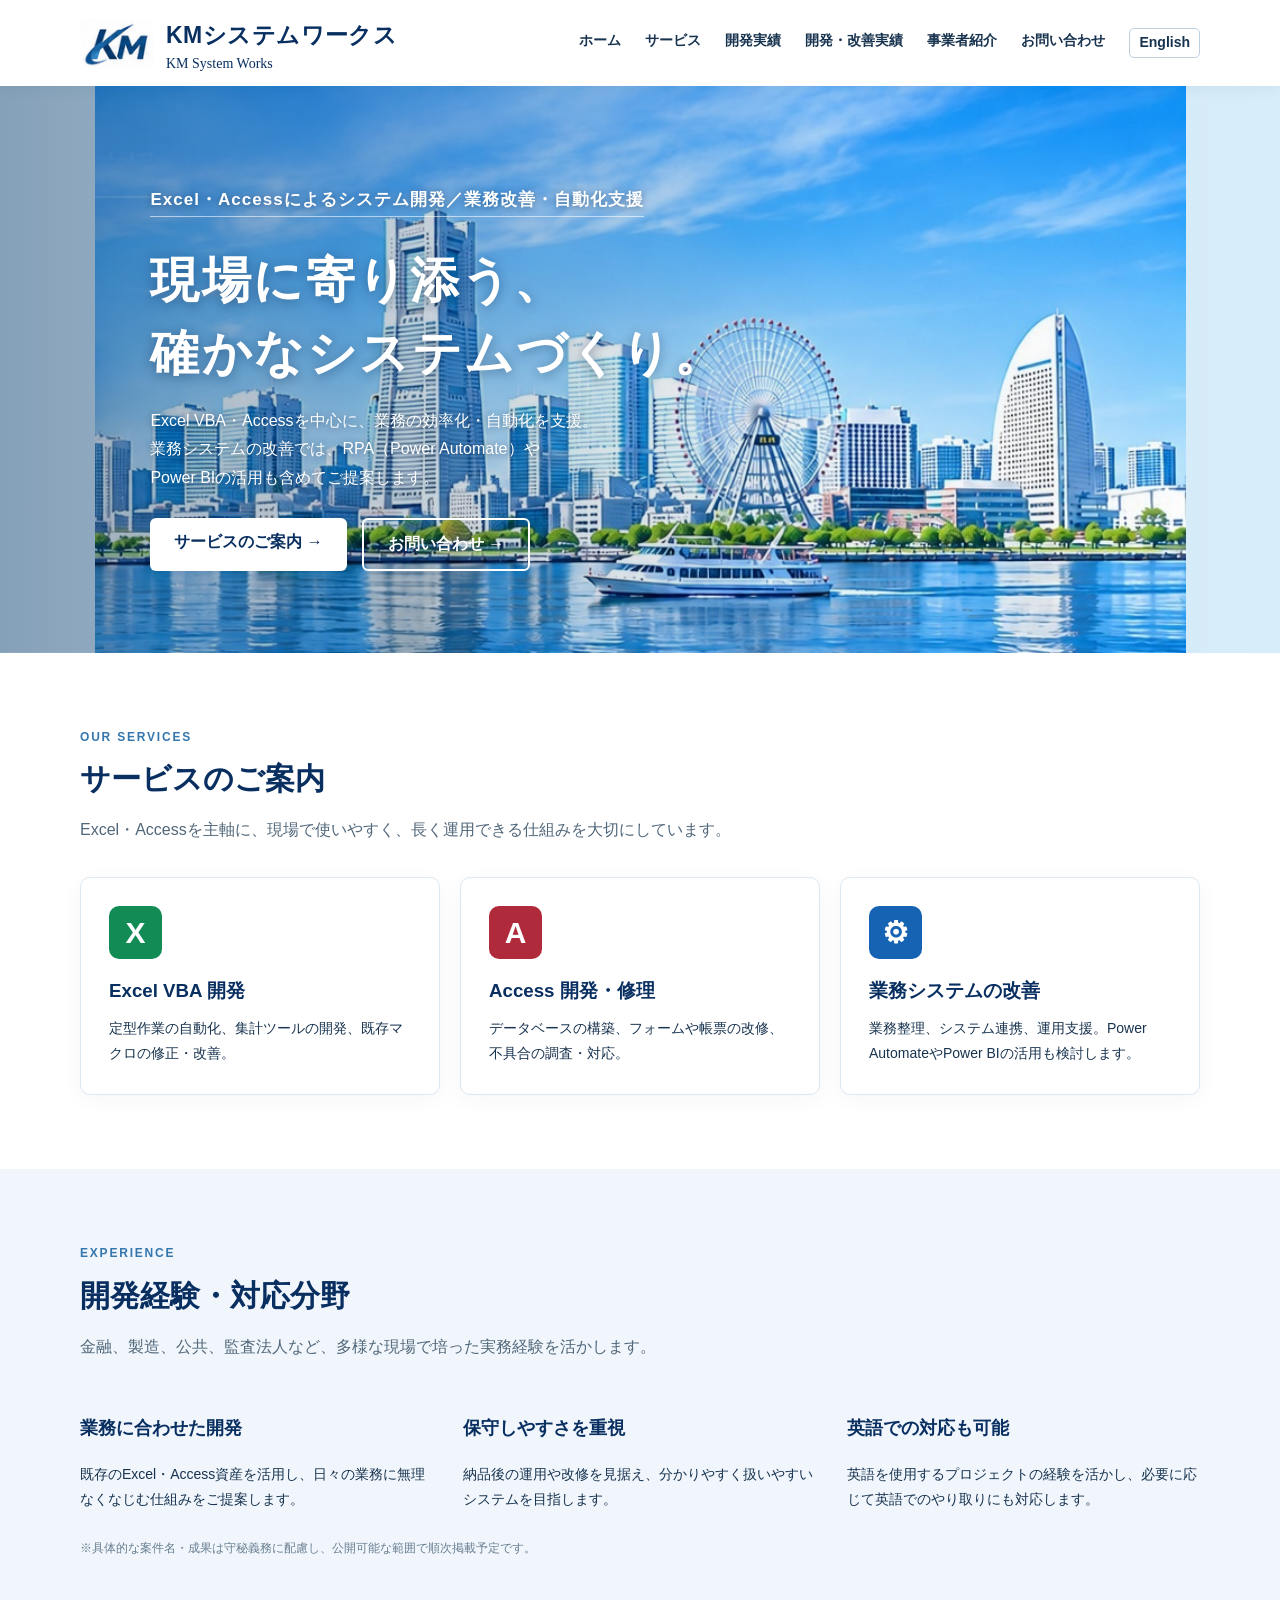
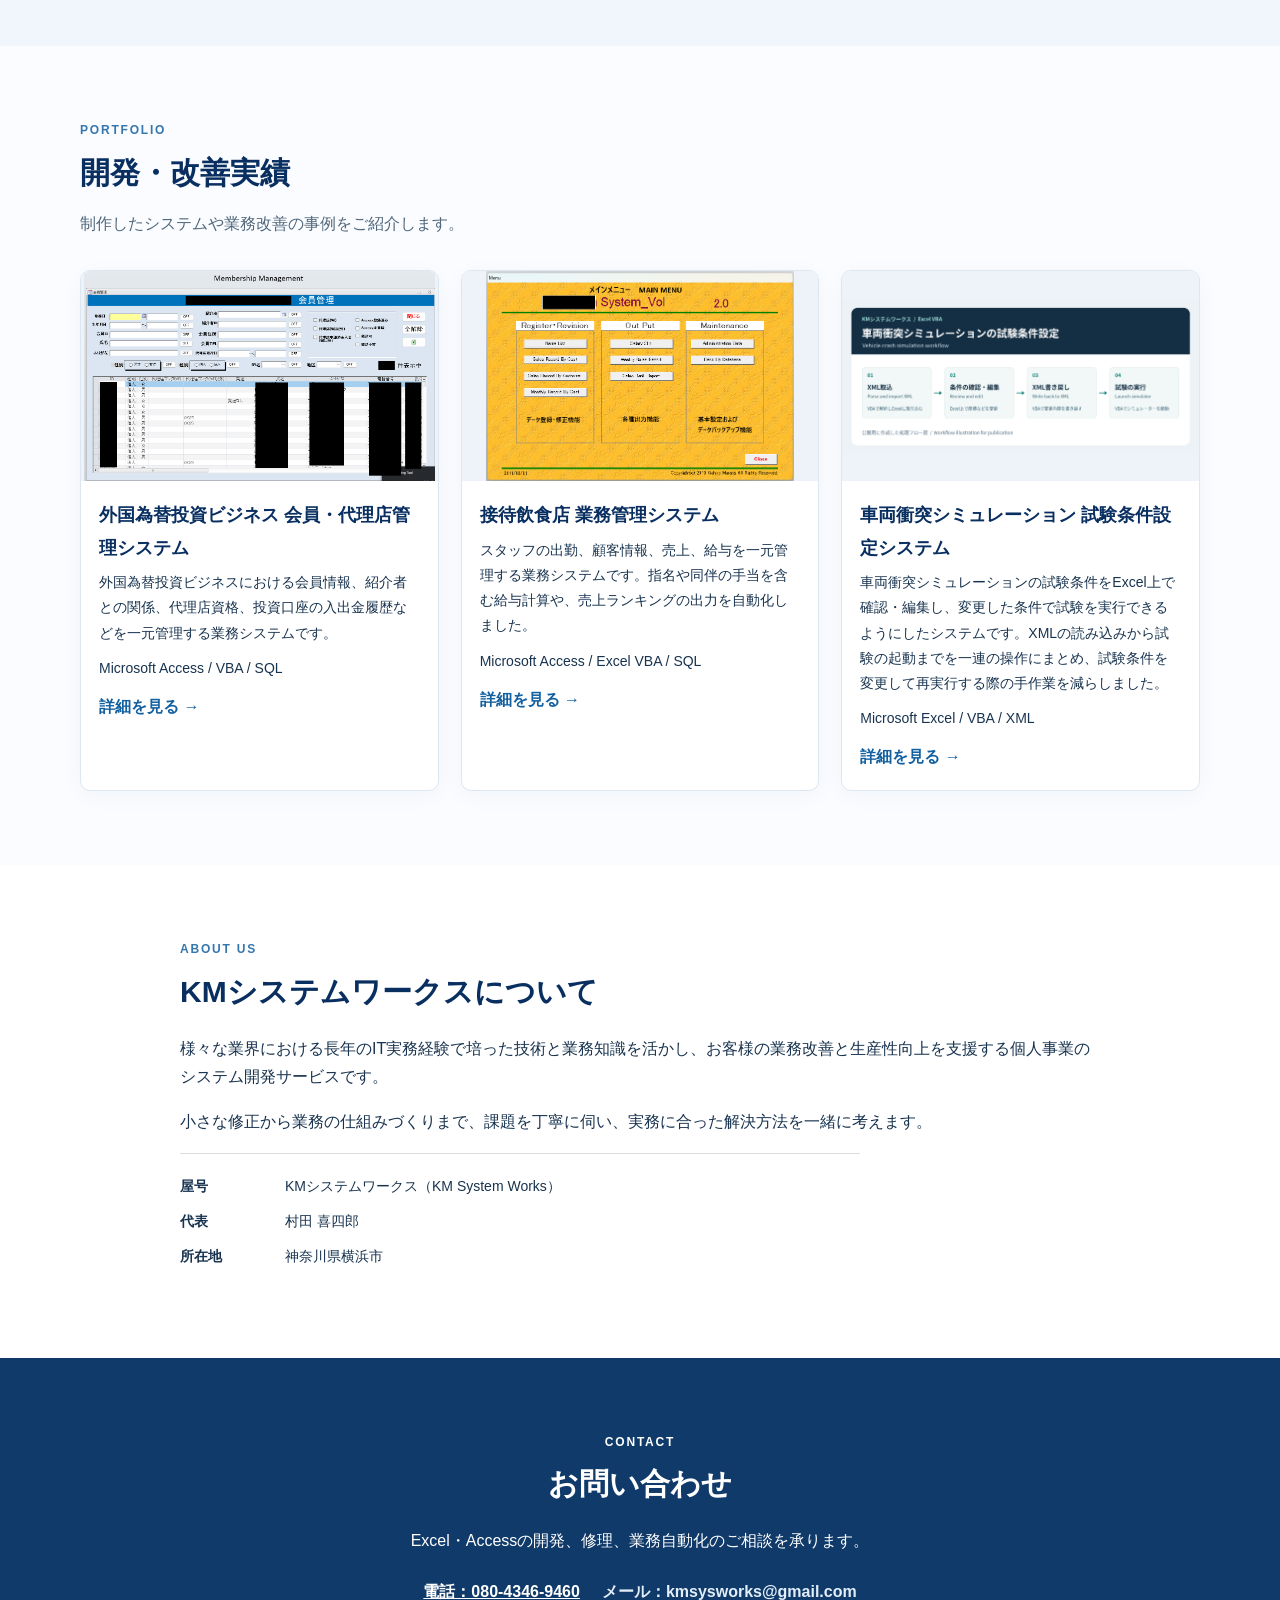
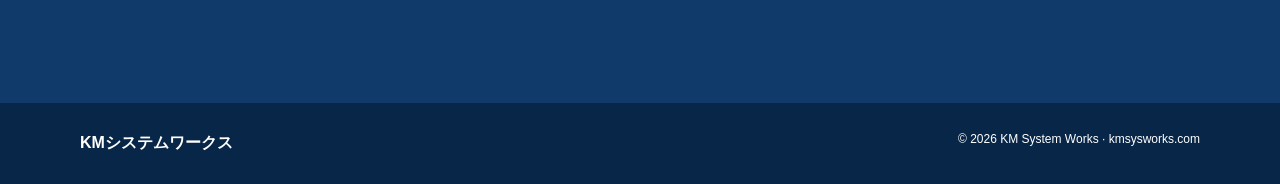
<file: index.html>
<!DOCTYPE html>

<html lang="ja"><head><meta charset="utf-8"/><meta content="width=device-width, initial-scale=1" name="viewport"/><meta content="KMシステムワークスはExcel VBA・Access開発、業務自動化、既存システムの改修を支援します。" name="description"/><title>KMシステムワークス | Excel・Accessシステム開発／業務自動化支援</title><link href="styles.css" rel="stylesheet"/></head>
<body><header class="header"><div class="wrap header-inner"><a class="brand" href="#home"><img alt="KMロゴ" src="assets/km-logo.png"/><span><strong>KMシステムワークス</strong><small>KM System Works</small></span></a><button aria-expanded="false" aria-label="メニューを開く" class="menu">☰</button><nav id="nav"><a href="#home">ホーム</a><a href="#services">サービス</a><a href="#experience">開発実績</a><a href="#portfolio">開発・改善実績</a><a href="#about">事業者紹介</a><a href="#contact">お問い合わせ</a><a class="lang-switch" href="en/index.html" lang="en">English</a></nav></div></header>
<main><section class="hero" id="home"><div class="wrap hero-inner"><p class="eyebrow">Excel・Accessによるシステム開発／業務改善・自動化支援</p><h1>現場に寄り添う、<br/>確かなシステムづくり。</h1><p>Excel VBA・Accessを中心に、業務の効率化・自動化を支援。<br/>業務システムの改善では、RPA（Power Automate）や<br class="desktop"/>Power BIの活用も含めてご提案します。</p><div class="actions"><a class="btn light" href="#services">サービスのご案内 →</a><a class="btn outline" href="#contact">お問い合わせ →</a></div></div></section>
<section class="services section" id="services"><div class="wrap"><p class="kicker">OUR SERVICES</p><h2>サービスのご案内</h2><p class="intro">Excel・Accessを主軸に、現場で使いやすく、長く運用できる仕組みを大切にしています。</p><div class="cards"><article class="card"><div class="symbol green">X</div><h3>Excel VBA 開発</h3><p>定型作業の自動化、集計ツールの開発、既存マクロの修正・改善。</p></article><article class="card"><div class="symbol red">A</div><h3>Access 開発・修理</h3><p>データベースの構築、フォームや帳票の改修、不具合の調査・対応。</p></article><article class="card"><div class="symbol blue">⚙</div><h3>業務システムの改善</h3><p>業務整理、システム連携、運用支援。Power AutomateやPower BIの活用も検討します。</p></article></div></div></section>
<section class="section pale" id="experience"><div class="wrap"><p class="kicker">EXPERIENCE</p><h2>開発経験・対応分野</h2><p class="intro">金融、製造、公共、監査法人など、多様な現場で培った実務経験を活かします。</p><div class="experience-grid"><div><h3>業務に合わせた開発</h3><p>既存のExcel・Access資産を活用し、日々の業務に無理なくなじむ仕組みをご提案します。</p></div><div><h3>保守しやすさを重視</h3><p>納品後の運用や改修を見据え、分かりやすく扱いやすいシステムを目指します。</p></div><div><h3>英語での対応も可能</h3><p>英語を使用するプロジェクトの経験を活かし、必要に応じて英語でのやり取りにも対応します。</p></div></div><p class="note">※具体的な案件名・成果は守秘義務に配慮し、公開可能な範囲で順次掲載予定です。</p></div></section>
<section class="section portfolio-section" id="portfolio"><div class="wrap"><p class="kicker">PORTFOLIO</p><h2>開発・改善実績</h2><p class="intro">制作したシステムや業務改善の事例をご紹介します。</p><div aria-live="polite" class="portfolio-grid" id="portfolio-list"></div><p class="note" hidden="" id="portfolio-empty">現在、掲載準備中です。</p></div></section>
<section class="section" id="about"><div class="wrap about"><div><p class="kicker">ABOUT US</p><h2>KMシステムワークスについて</h2><p>様々な業界における長年のIT実務経験で培った技術と業務知識を活かし、お客様の業務改善と生産性向上を支援する個人事業のシステム開発サービスです。</p><p>小さな修正から業務の仕組みづくりまで、課題を丁寧に伺い、実務に合った解決方法を一緒に考えます。</p><dl><dt>屋号</dt><dd>KMシステムワークス（KM System Works）</dd><dt>代表</dt><dd>村田 喜四郎</dd><dt>所在地</dt><dd>神奈川県横浜市</dd></dl></div></div></section>
<section class="contact section" id="contact"><div class="wrap"><p class="kicker">CONTACT</p><h2>お問い合わせ</h2><p>Excel・Accessの開発、修理、業務自動化のご相談を承ります。</p><div class="contact-links"><a href="tel:08043469460">電話：080-4346-9460</a><span>メール：kmsysworks@gmail.com</span></div></div></section></main><footer><div class="wrap"><strong>KMシステムワークス</strong><span>© <span id="year"></span> KM System Works · kmsysworks.com</span></div></footer><script src="portfolio-data.js"></script><script src="script.js"></script></body></html>
</file>
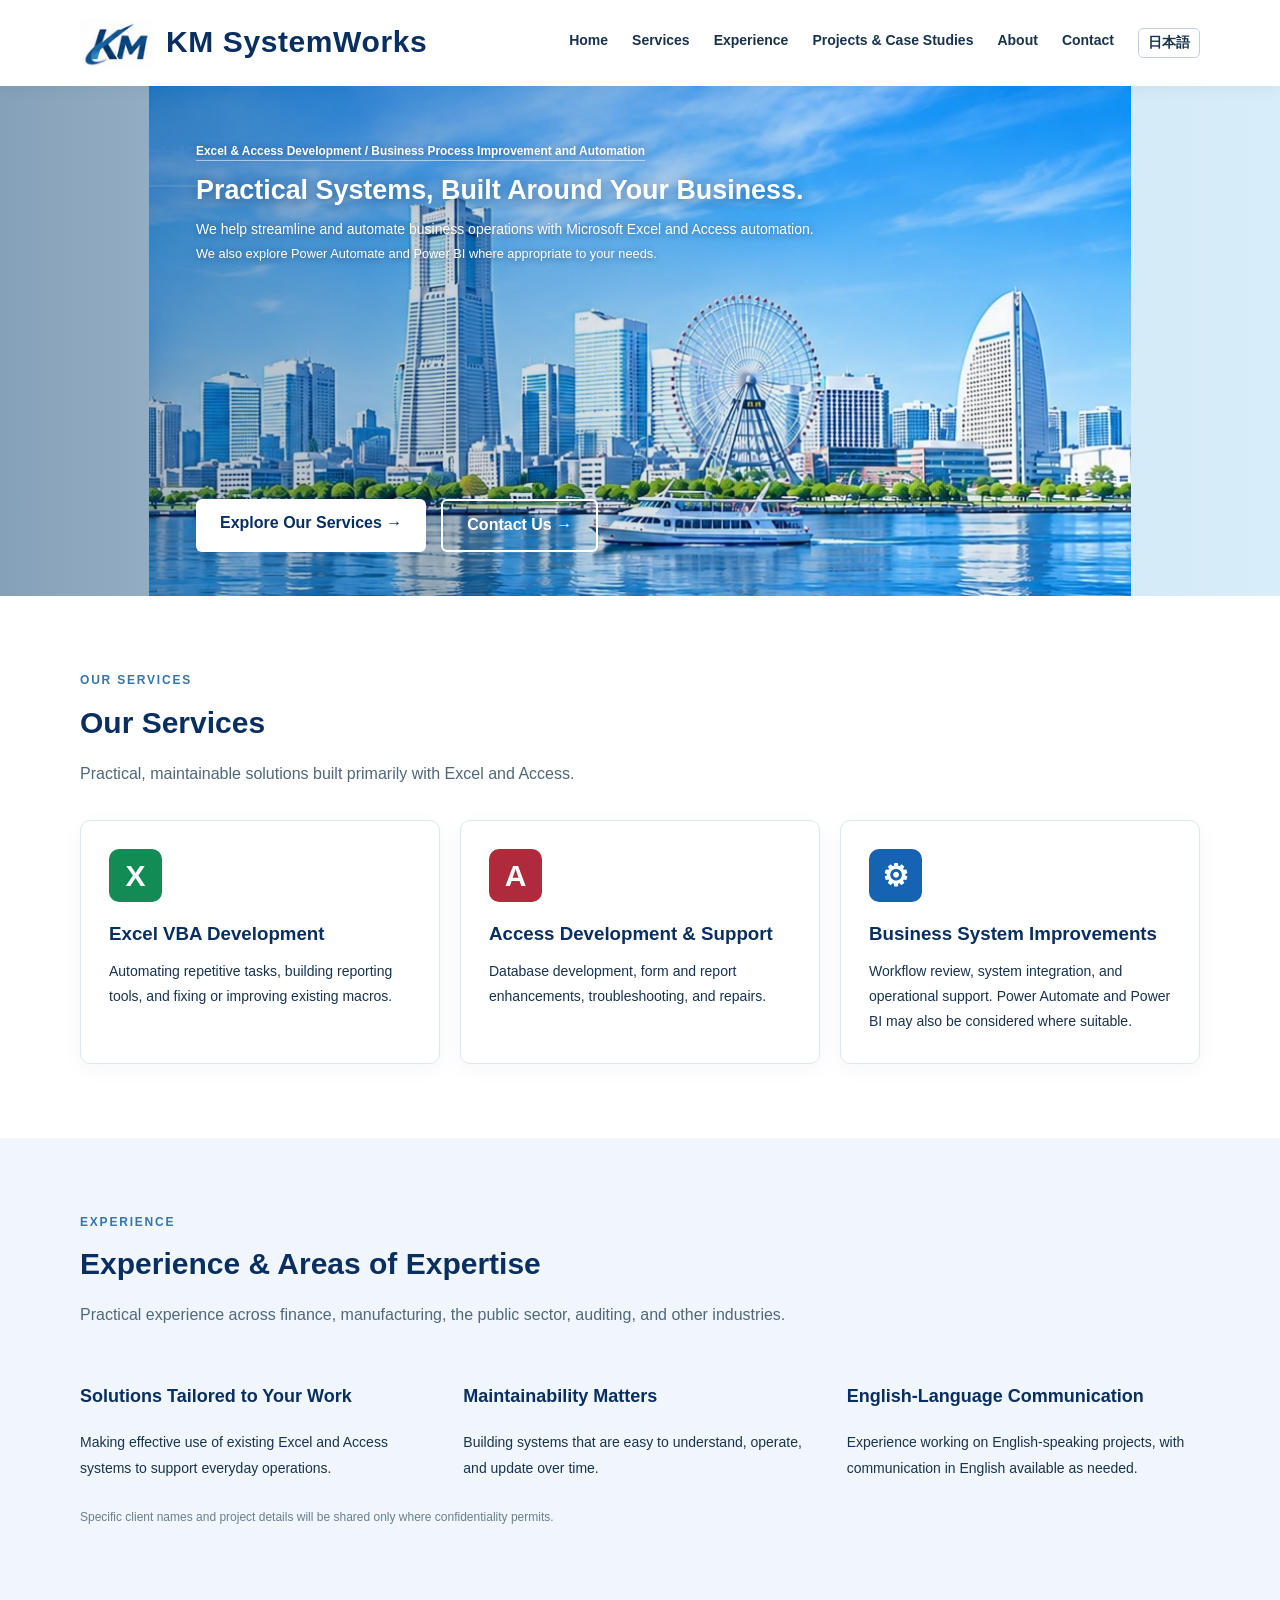
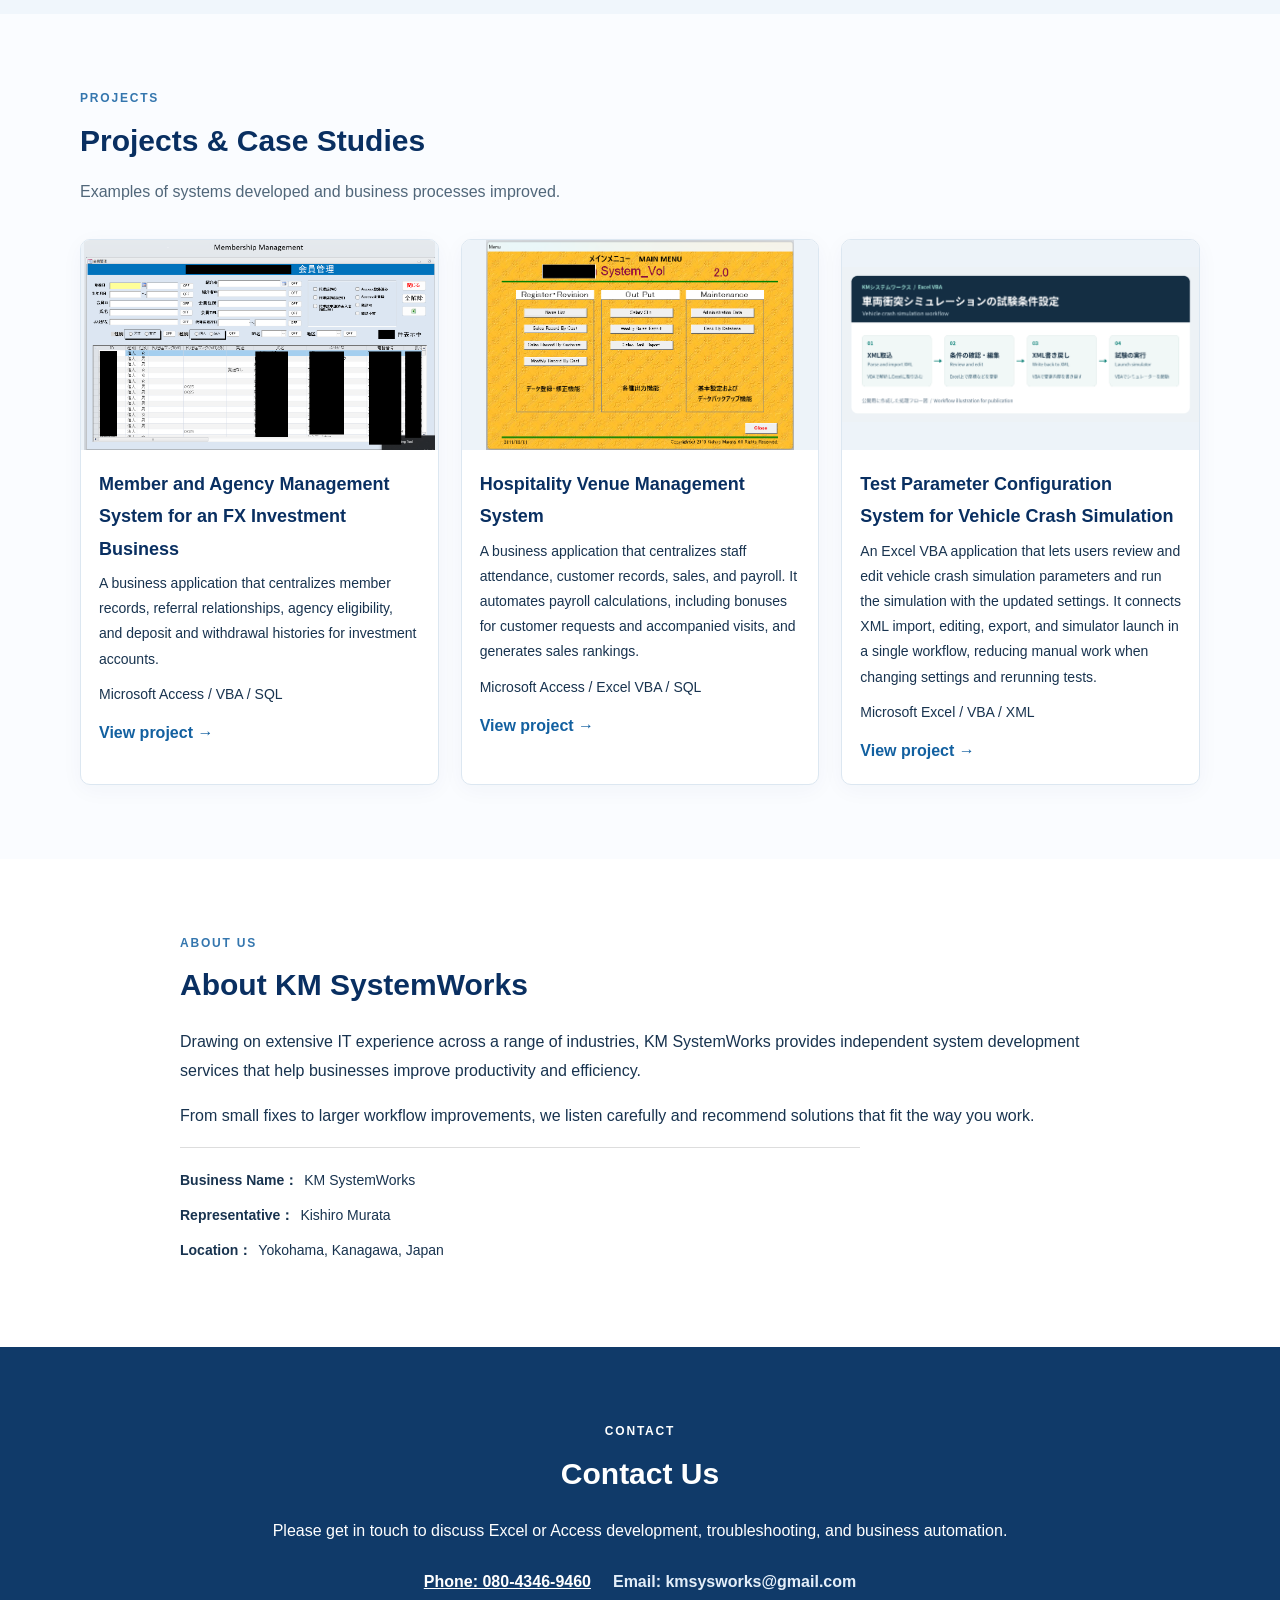
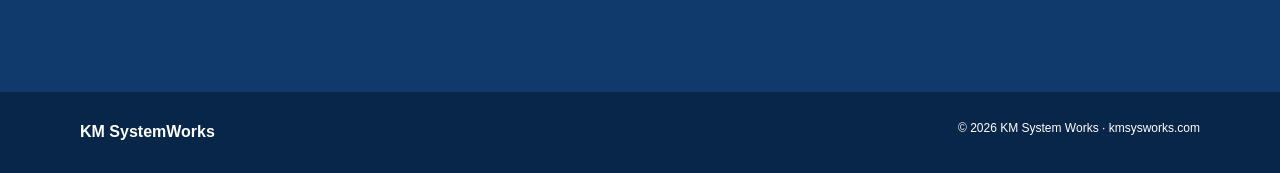
<file: en/index.html>
<!DOCTYPE html>

<html lang="en"><head><meta charset="utf-8"/><meta content="width=device-width, initial-scale=1" name="viewport"/><meta content="KM SystemWorks provides Excel VBA and Microsoft Access development, business process automation, and enhancements to existing systems." name="description"/><title>KM SystemWorks | Excel VBA &amp; Access Development</title><link href="../styles.css" rel="stylesheet"/></head>
<body><header class="header"><div class="wrap header-inner"><a class="brand" href="#home"><img alt="KMロゴ" src="../assets/km-logo.png"/><span><strong>KM SystemWorks</strong></span></a><button aria-expanded="false" aria-label="Open menu" class="menu">☰</button><nav id="nav"><a href="#home">Home</a><a href="#services">Services</a><a href="#experience">Experience</a><a href="#portfolio">Projects &amp; Case Studies</a><a href="#about">About</a><a href="#contact">Contact</a><a class="lang-switch" href="../index.html" lang="ja">日本語</a></nav></div></header>
<main><section class="hero" id="home"><div class="wrap hero-inner"><p class="eyebrow">Excel &amp; Access Development / Business Process Improvement and Automation</p><h1>Practical Systems, Built Around Your Business.</h1><p>We help streamline and automate business operations with Microsoft Excel and Access automation. <span class="hero-nowrap">We also explore Power Automate and Power BI where appropriate to your needs.</span></p><div class="actions"><a class="btn light" href="#services">Explore Our Services →</a><a class="btn outline" href="#contact">Contact Us →</a></div></div></section>
<section class="services section" id="services"><div class="wrap"><p class="kicker">OUR SERVICES</p><h2>Our Services</h2><p class="intro">Practical, maintainable solutions built primarily with Excel and Access.</p><div class="cards"><article class="card"><div class="symbol green">X</div><h3>Excel VBA Development</h3><p>Automating repetitive tasks, building reporting tools, and fixing or improving existing macros.</p></article><article class="card"><div class="symbol red">A</div><h3>Access Development &amp; Support</h3><p>Database development, form and report enhancements, troubleshooting, and repairs.</p></article><article class="card"><div class="symbol blue">⚙</div><h3>Business System Improvements</h3><p>Workflow review, system integration, and operational support. Power Automate and Power BI may also be considered where suitable.</p></article></div></div></section>
<section class="section pale" id="experience"><div class="wrap"><p class="kicker">EXPERIENCE</p><h2>Experience &amp; Areas of Expertise</h2><p class="intro">Practical experience across finance, manufacturing, the public sector, auditing, and other industries.</p><div class="experience-grid"><div><h3>Solutions Tailored to Your Work</h3><p>Making effective use of existing Excel and Access systems to support everyday operations.</p></div><div><h3>Maintainability Matters</h3><p>Building systems that are easy to understand, operate, and update over time.</p></div><div><h3>English-Language Communication</h3><p>Experience working on English-speaking projects, with communication in English available as needed.</p></div></div><p class="note">Specific client names and project details will be shared only where confidentiality permits.</p></div></section>
<section class="section portfolio-section" id="portfolio"><div class="wrap"><p class="kicker">PROJECTS</p><h2>Projects &amp; Case Studies</h2><p class="intro">Examples of systems developed and business processes improved.</p><div aria-live="polite" class="portfolio-grid" id="portfolio-list"></div><p class="note" hidden="" id="portfolio-empty">Project examples will be added soon.</p></div></section>
<section class="section" id="about"><div class="wrap about"><div><p class="kicker">ABOUT US</p><h2>About KM SystemWorks</h2><p>Drawing on extensive IT experience across a range of industries, KM SystemWorks provides independent system development services that help businesses improve productivity and efficiency.</p><p>From small fixes to larger workflow improvements, we listen carefully and recommend solutions that fit the way you work.</p><div class="en-business-details"><div class="en-business-row"><strong>Business Name：</strong><span>KM SystemWorks</span></div><div class="en-business-row"><strong>Representative：</strong><span>Kishiro Murata</span></div><div class="en-business-row"><strong>Location：</strong><span>Yokohama, Kanagawa, Japan</span></div></div></div></div></section>
<section class="contact section" id="contact"><div class="wrap"><p class="kicker">CONTACT</p><h2>Contact Us</h2><p>Please get in touch to discuss Excel or Access development, troubleshooting, and business automation.</p><div class="contact-links"><a href="tel:08043469460">Phone: 080-4346-9460</a><span>Email: kmsysworks@gmail.com</span></div></div></section></main><footer><div class="wrap"><strong>KM SystemWorks</strong><span>© <span id="year"></span> KM System Works · kmsysworks.com</span></div></footer><script src="../portfolio-data.js"></script><script src="../script.js"></script></body></html>
</file>
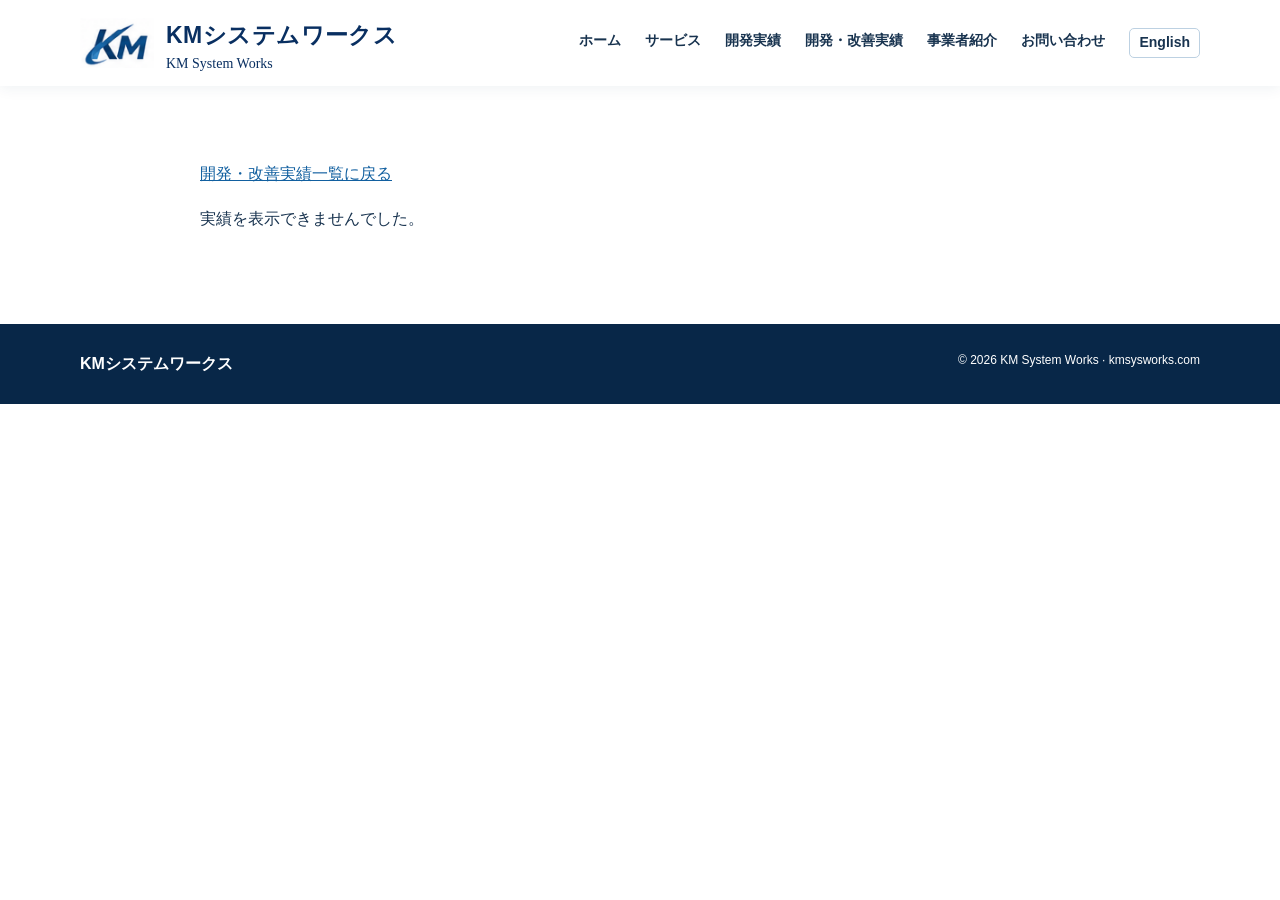
<file: project.html>
<!DOCTYPE html>

<html lang="ja"><head><meta charset="utf-8"/><meta content="width=device-width, initial-scale=1" name="viewport"/><meta content="KMシステムワークスはExcel VBA・Access開発、業務自動化、既存システムの改修を支援します。" name="description"/><title>開発・改善実績 | KMシステムワークス</title><link href="styles.css" rel="stylesheet"/></head>
<body><header class="header"><div class="wrap header-inner"><a class="brand" href="index.html#home"><img alt="KMロゴ" src="assets/km-logo.png"/><span><strong>KMシステムワークス</strong><small>KM System Works</small></span></a><button aria-expanded="false" aria-label="メニューを開く" class="menu">☰</button><nav id="nav"><a href="index.html#home">ホーム</a><a href="index.html#services">サービス</a><a href="index.html#experience">開発実績</a><a href="index.html#portfolio">開発・改善実績</a><a href="index.html#about">事業者紹介</a><a href="index.html#contact">お問い合わせ</a><a class="lang-switch" href="en/project.html" lang="en">English</a></nav></div></header>
<main class="section portfolio-detail">
  <div class="wrap">
    <a href="index.html#portfolio">開発・改善実績一覧に戻る</a>
    <article id="project-detail"><p>実績を表示できませんでした。</p></article>
  </div>
</main><footer><div class="wrap"><strong>KMシステムワークス</strong><span>© <span id="year"></span> KM System Works · kmsysworks.com</span></div></footer><script src="portfolio-data.js"></script><script src="script.js"></script></body></html>
</file>
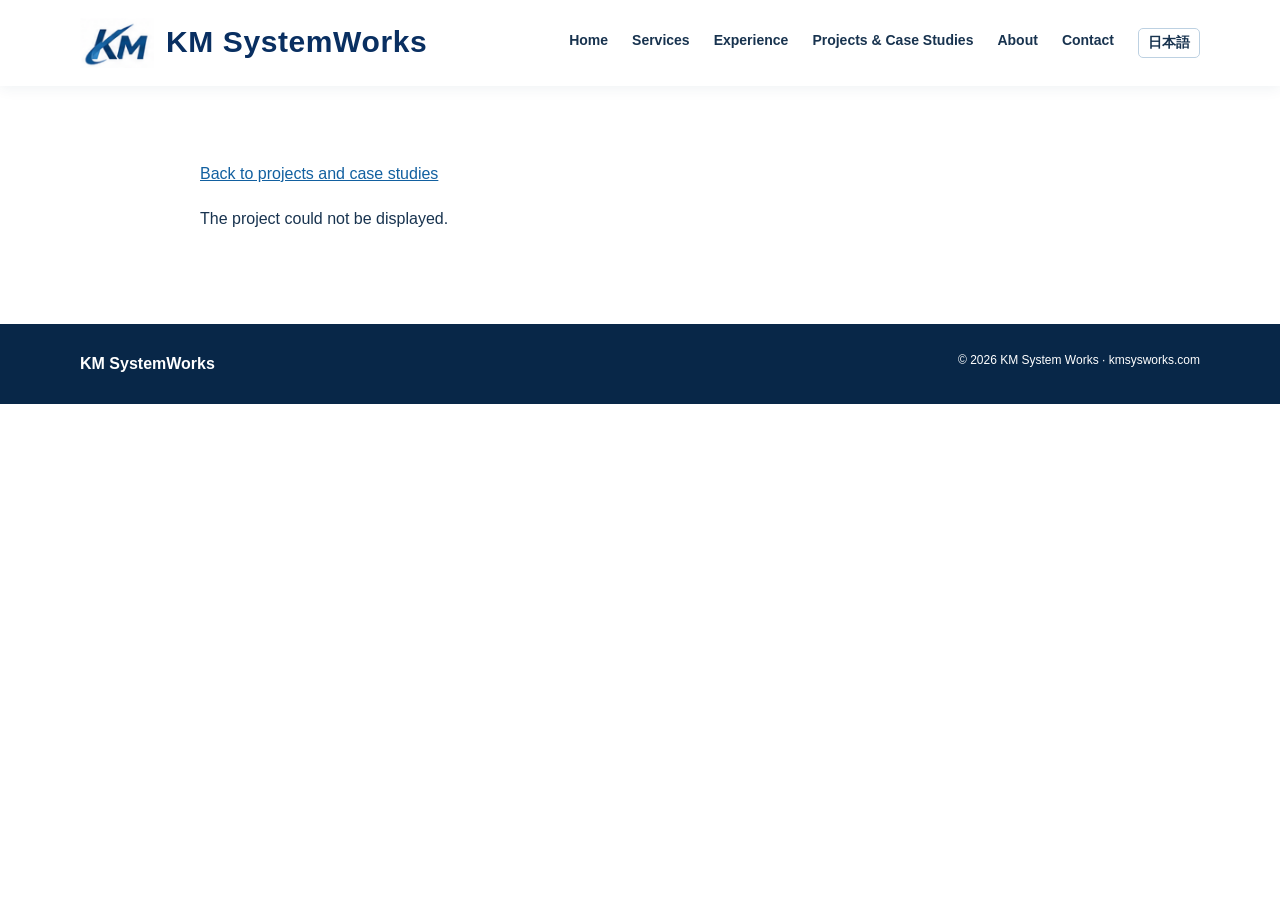
<file: en/project.html>
<!DOCTYPE html>

<html lang="en"><head><meta charset="utf-8"/><meta content="width=device-width, initial-scale=1" name="viewport"/><meta content="KM SystemWorks provides Excel VBA and Microsoft Access development, business process automation, and enhancements to existing systems." name="description"/><title>Projects &amp; Case Studies | KM SystemWorks</title><link href="../styles.css" rel="stylesheet"/></head>
<body><header class="header"><div class="wrap header-inner"><a class="brand" href="index.html#home"><img alt="KMロゴ" src="../assets/km-logo.png"/><span><strong>KM SystemWorks</strong></span></a><button aria-expanded="false" aria-label="Open menu" class="menu">☰</button><nav id="nav"><a href="index.html#home">Home</a><a href="index.html#services">Services</a><a href="index.html#experience">Experience</a><a href="index.html#portfolio">Projects &amp; Case Studies</a><a href="index.html#about">About</a><a href="index.html#contact">Contact</a><a class="lang-switch" href="../project.html" lang="ja">日本語</a></nav></div></header>
<main class="section portfolio-detail">
  <div class="wrap">
    <a href="index.html#portfolio">Back to projects and case studies</a>
    <article id="project-detail"><p>The project could not be displayed.</p></article>
  </div>
</main><footer><div class="wrap"><strong>KM SystemWorks</strong><span>© <span id="year"></span> KM System Works · kmsysworks.com</span></div></footer><script src="../portfolio-data.js"></script><script src="../script.js"></script></body></html>
</file>
<file: styles.css>
:root{--navy:#092f61;--blue:#1260a0;--ink:#18334f;--pale:#f0f6fc}*{box-sizing:border-box}html{scroll-behavior:smooth}body{margin:0;color:var(--ink);font-family:"Noto Sans JP","Yu Gothic",Meiryo,sans-serif;line-height:1.8}.wrap{width:min(1120px,92%);margin:auto}.header{background:#fff;position:sticky;top:0;z-index:10;box-shadow:0 2px 14px #14375812}.header-inner{display:flex;align-items:center;justify-content:space-between;min-height:86px}.brand{display:flex;align-items:center;gap:12px;text-decoration:none;color:var(--navy)}.brand img{width:74px;height:52px;object-fit:contain}.brand strong{font-size:23px;letter-spacing:.02em}.brand small{display:block;font-family:Georgia,serif;font-size:14px;line-height:1}nav{display:flex;gap:24px}nav a{color:var(--ink);font-size:14px;font-weight:bold;text-decoration:none}nav a:hover{color:#1977c3}.menu{display:none}.hero{background:linear-gradient(90deg,#063365 0%,#063365ee 27%,#06336566 55%,#06336505 100%),url('assets/yokohama-harbor.jpg') center right/cover no-repeat;min-height:510px;color:#fff}.hero-inner{padding:90px 0}.eyebrow{font-size:17px;letter-spacing:.06em;font-weight:bold;border-bottom:1px solid #ffffff90;display:inline-block}.hero h1{font-size:clamp(30px,4vw,49px);line-height:1.5;letter-spacing:.05em;margin:10px 0 15px}.hero p{max-width:620px}.actions{display:flex;gap:15px;flex-wrap:wrap;margin-top:25px}.btn{display:inline-block;text-decoration:none;padding:10px 24px;border-radius:6px;font-weight:bold}.btn.light{background:#fff;color:var(--navy)}.btn.outline{border:2px solid white;color:white}.section{padding:74px 0}.kicker{color:#3476ae;font-weight:bold;letter-spacing:.15em;font-size:12px;margin:0}h2{color:var(--navy);font-size:30px;margin:4px 0 10px}.intro{margin:0 0 32px;color:#51677a}.cards{display:grid;grid-template-columns:repeat(3,1fr);gap:20px}.card{border:1px solid #dce7f1;padding:28px;border-radius:10px;box-shadow:0 5px 22px #12385a0a}.card h3{color:var(--navy);margin:15px 0 8px}.card p{font-size:14px;margin:0}.symbol{width:53px;height:53px;border-radius:10px;display:grid;place-items:center;font-size:30px;color:white;font-weight:bold}.green{background:#128b55}.red{background:#af2b3c}.blue{background:#1763b3}.pale{background:var(--pale)}.experience-grid{display:grid;grid-template-columns:repeat(3,1fr);gap:30px}.experience-grid h3{color:var(--navy);font-size:18px}.experience-grid p{font-size:14px}.note{font-size:12px;color:#687e90}.about{display:grid;grid-template-columns:1.6fr 1fr;gap:60px;align-items:center}.about dl{display:grid;grid-template-columns:90px 1fr;gap:10px 15px;border-top:1px solid #ddd;padding-top:20px;font-size:14px}.about dt{font-weight:bold}.about dd{margin:0}.about-art{height:290px;background:linear-gradient(135deg,#eaf5ff,#8ab9de);display:grid;place-items:center;text-align:center;color:#164778;letter-spacing:.2em;border-radius:8px}.about-art b{font-size:75px;font-style:italic;letter-spacing:-.12em}.contact{text-align:center;background:#103a69;color:white}.contact h2,.contact .kicker{color:white}.contact-note{font-size:13px;color:#d2e4f5}footer{background:#082748;color:white;padding:26px 0}footer .wrap{display:flex;justify-content:space-between;gap:15px;flex-wrap:wrap}footer span{font-size:12px}@media(max-width:760px){.header-inner{min-height:68px}.brand img{width:50px;height:39px}.brand strong{font-size:17px}.brand small{font-size:11px}.menu{display:block;background:none;border:0;font-size:25px;color:var(--navy)}nav{display:none;position:absolute;top:68px;left:0;right:0;background:white;padding:18px 5%;box-shadow:0 9px 12px #0001;flex-direction:column;gap:10px}nav.open{display:flex}.hero{background:linear-gradient(90deg,#063365ed,#063365a0),url('assets/yokohama-harbor.jpg') center/cover no-repeat;min-height:450px}.hero-inner{padding:60px 0}.eyebrow{font-size:13px}.desktop{display:none}.cards,.experience-grid,.about{grid-template-columns:1fr}.section{padding:52px 0}.about{gap:25px}h2{font-size:25px}}

/* Release candidate refinements */
html{scroll-padding-top:95px}.hero{background-position:center center}.hero-inner{padding:82px 0}.hero h1{text-shadow:0 2px 12px #001b3e66}.hero p{text-shadow:0 1px 7px #001b3e77}.about{display:block;max-width:920px}.about dl{max-width:680px}.card{background:#fff}.card:focus-within{outline:2px solid #1260a0}.contact-note{color:#d9e9f7}@media(max-width:760px){html{scroll-padding-top:72px}.hero{background-position:56% center}.hero-inner{padding:56px 0}.hero h1{font-size:clamp(29px,7vw,39px)}.hero p{font-size:14px}.brand strong{font-size:16px}}

/* Approved Yokohama illustration, cropped from the accepted design (not a photograph). */
.hero{background-image:linear-gradient(90deg,#063365 0%,#063365f0 18%,#063365b0 40%,#06336520 77%,#06336500 100%),url('assets/minatomirai-illustration.jpg');background-position:center,right center;background-size:cover,cover;background-repeat:no-repeat}
.contact-links{display:flex;justify-content:center;gap:22px;flex-wrap:wrap;margin:22px auto;font-weight:700}.contact-links a{color:white}.contact-links span{color:#e3eef9}
@media(max-width:760px){.hero{background-image:linear-gradient(90deg,#063365f0,#063365a0),url('assets/minatomirai-illustration.jpg');background-position:center,right center}.contact-links{flex-direction:column;gap:8px}}

/* Ver.4: Show the entire approved illustration without cropping. */
.hero{background-image:linear-gradient(90deg,#063365f0 0%,#063365cc 30%,#06336555 70%,#06336522 100%),url('assets/minatomirai-illustration.jpg');background-color:#dbeaf6;background-size:100% 100%,contain;background-position:center,center;background-repeat:no-repeat}
.portfolio-grid{display:grid;grid-template-columns:repeat(auto-fit,minmax(min(100%,270px),1fr));gap:22px}.portfolio-card{border:1px solid #dce7f1;border-radius:10px;overflow:hidden;background:white;box-shadow:0 5px 22px #12385a0a}.portfolio-card img{display:block;width:100%;height:210px;object-fit:contain;background:#edf3f9}.portfolio-card-body{padding:18px}.portfolio-card h3{font-size:18px;color:var(--navy);margin:0 0 6px}.portfolio-card p{font-size:14px;margin:0;white-space:pre-wrap}.portfolio-section{background:#fafcff}
@media(max-width:760px){.hero{background-image:linear-gradient(180deg,#063365c9,#063365d9),url('assets/minatomirai-illustration.jpg');background-size:100% 100%,contain;background-position:center,center;background-repeat:no-repeat;background-color:#315a81}}

/* Ver.5: preserve the original illustration colors; subtle left-side shading only for text legibility. */
.hero {
  background-image: linear-gradient(90deg, rgba(8,45,85,.40) 0%, rgba(8,45,85,.22) 32%, rgba(8,45,85,.04) 65%, transparent 100%), url('assets/minatomirai-illustration.jpg');
  background-size: 100% 100%, contain;
  background-position: center, center;
  background-repeat: no-repeat;
  background-color: #d8edfa;
}
@media (max-width:760px) {
 .hero { background-image: linear-gradient(90deg, rgba(8,45,85,.43), rgba(8,45,85,.18)), url('assets/minatomirai-illustration.jpg'); background-size:100% 100%,contain; background-color:#d8edfa; }
}

/* Ver.6: keep hero copy comfortably inside the illustration. */
.hero-inner { padding-left: clamp(34px, 5.5vw, 88px); padding-right: 18px; }
@media (max-width:760px) {
  .hero-inner { padding-left: 22px; padding-right: 22px; }
  .hero-inner p { overflow-wrap: anywhere; }
}

/* Bilingual language switch */
nav .lang-switch{border:1px solid #bdd1e2;border-radius:5px;padding:1px 9px;white-space:nowrap}
@media(max-width:1100px) and (min-width:761px){nav{gap:11px}nav a{font-size:12px}.brand strong{font-size:19px}}
@media(max-width:760px){nav .lang-switch{align-self:flex-start;padding:4px 12px}}
html[lang="en"] .hero h1{max-width:720px;letter-spacing:0.01em;font-size:clamp(29px,3.4vw,43px)}
html[lang="en"] .hero-inner > p:not(.eyebrow){max-width:580px}

/* Ver.9: English desktop header and one-line hero headlines. */
@media (min-width: 1101px) {
 html[lang="en"] .brand strong {font-size:30px;line-height:1.2;}
 html[lang="en"] .hero-inner {width:min(1400px,96%);padding-left:clamp(20px,3vw,48px);padding-right:20px;}
 html[lang="en"] .hero .eyebrow {white-space:nowrap;font-size:clamp(13px,1.15vw,17px);letter-spacing:0.01em;}
 html[lang="en"] .hero h1 {white-space:nowrap;max-width:none;font-size:clamp(27px,2.55vw,38px);letter-spacing:0;}
}
@media (min-width:761px) and (max-width:1100px) {
 html[lang="en"] .brand strong {font-size:23px;}
 html[lang="en"] .hero-inner {width:96%;padding-left:20px;padding-right:16px;}
 html[lang="en"] .hero .eyebrow {white-space:nowrap;font-size:clamp(11px,1.2vw,14px);letter-spacing:0;}
 html[lang="en"] .hero h1 {white-space:nowrap;max-width:none;font-size:clamp(23px,2.65vw,29px);letter-spacing:0;}
}
@media (max-width:760px) {
 html[lang="en"] .hero .eyebrow,html[lang="en"] .hero h1 {white-space:normal;overflow-wrap:normal;}
}


/* Ver.10: English-only hero alignment and spacing corrections.
   Keep all hero copy inside the image/content area without negative offsets. */
html[lang="en"] .hero-inner {
  width: min(1120px, 92%);
  margin-inline: auto;
  padding: 48px 24px 66px;
  position: relative;
  left: auto;
  right: auto;
  transform: none;
}
html[lang="en"] .hero .eyebrow {
  display: block;
  width: fit-content;
  max-width: 100%;
  margin: 0 0 12px;
  font-size: clamp(12px, 1.05vw, 15px);
  letter-spacing: 0;
  line-height: 1.55;
  white-space: normal;
  overflow-wrap: break-word;
}
html[lang="en"] .hero h1 {
  margin: 0 0 10px;
  max-width: 100%;
  font-size: clamp(25px, 2.5vw, 36px);
  line-height: 1.28;
  letter-spacing: 0;
  white-space: normal;
  overflow-wrap: break-word;
}
html[lang="en"] .hero-inner > p:not(.eyebrow) {
  max-width: 620px;
  margin: 0;
  line-height: 1.65;
  font-size: 15px;
}
html[lang="en"] .hero .actions {
  margin-top: 52px;
  padding-bottom: 4px;
}
@media (min-width: 1250px) {
  html[lang="en"] .hero .eyebrow { white-space: nowrap; font-size: 13px; }
  html[lang="en"] .hero h1 { white-space: nowrap; font-size: 34px; }
}
@media (min-width: 761px) and (max-width: 1249px) {
  html[lang="en"] .hero-inner { padding-top: 40px; padding-bottom: 55px; }
}
@media (max-width: 760px) {
  html[lang="en"] .hero-inner { width: 92%; padding: 30px 8px 44px; }
  html[lang="en"] .hero .eyebrow { font-size: 12px; }
  html[lang="en"] .hero h1 { font-size: clamp(25px, 6vw, 33px); }
  html[lang="en"] .hero-inner > p:not(.eyebrow) { font-size: 14px; }
  html[lang="en"] .hero .actions { margin-top: 34px; }
}

/* Ver.11: English hero aligns to the actual centered, contained image.
   The image is 972x505; at a 510px hero height it is about 982px wide. */
@media (min-width: 761px) {
  html[lang="en"] .hero { min-height: 510px; }
  html[lang="en"] .hero-inner {
    width: min(920px, calc(100% - 48px));
    height: 510px;
    min-height: 510px;
    margin: 0 auto;
    padding: 26px 16px 26px;
    display: flex;
    flex-direction: column;
    align-items: flex-start;
    left: auto; right: auto; transform: none;
  }
  html[lang="en"] .hero .eyebrow { max-width: 100%; font-size: clamp(11px, .93vw, 14px); white-space: normal; }
  html[lang="en"] .hero h1 { max-width: 100%; font-size: clamp(23px, 2.1vw, 33px); white-space: normal; }
  html[lang="en"] .hero-inner > p:not(.eyebrow) { max-width: 100%; font-size: 14px; line-height: 1.7; }
  html[lang="en"] .hero .actions { margin-top: auto; padding-bottom: 18px; }
  html[lang="en"] .hero-nowrap { white-space: nowrap; font-size: clamp(11px, 1vw, 14px); }
}
@media (max-width: 760px) {
  html[lang="en"] .hero-nowrap { white-space: normal; }
  html[lang="en"] .hero-inner { width: 92%; margin: auto; }
}

/* Ver.12: lower English hero headline and body copy by 30px; buttons remain at waterline. */
@media (min-width: 761px) {
  html[lang="en"] .hero-inner { padding-top: 56px; }
}

/* Ver.13: English business details, clear label/value rows without splitting labels. */
html[lang="en"] .en-business-details { max-width:680px; border-top:1px solid #ddd; padding-top:20px; margin-top:16px; font-size:14px; }
html[lang="en"] .en-business-row { display:flex; align-items:baseline; gap:6px; margin-bottom:10px; flex-wrap:wrap; }
html[lang="en"] .en-business-row strong { white-space:nowrap; flex-shrink:0; }
html[lang="en"] .en-business-row span { min-width:0; }

.portfolio-card > a { display: block; height: 100%; color: inherit; text-decoration: none; }
.portfolio-card > a:focus-visible { outline: 2px solid var(--blue); outline-offset: -3px; }
.portfolio-card > a:hover h3 { text-decoration: underline; }
.portfolio-card-body .portfolio-technology { margin-top: 10px; }
.portfolio-card-body > span { display: inline-block; margin-top: 12px; color: var(--blue); font-weight: bold; }
.portfolio-detail .wrap { max-width: 880px; }
.portfolio-detail h1 { color: var(--navy); font-size: clamp(26px, 4vw, 40px); line-height: 1.4; }
.portfolio-detail h2 { margin-top: 26px; font-size: 22px; }
.portfolio-detail a { color: var(--blue); }
.portfolio-detail figure { margin: 0; }
.portfolio-detail img { display: block; max-width: 100%; height: auto; border: 1px solid #dce7f1; border-radius: 10px; }

.portfolio-detail figure + figure { margin-top: 24px; }
.portfolio-detail figcaption { margin-top: 6px; font-size: 14px; }
</file>
